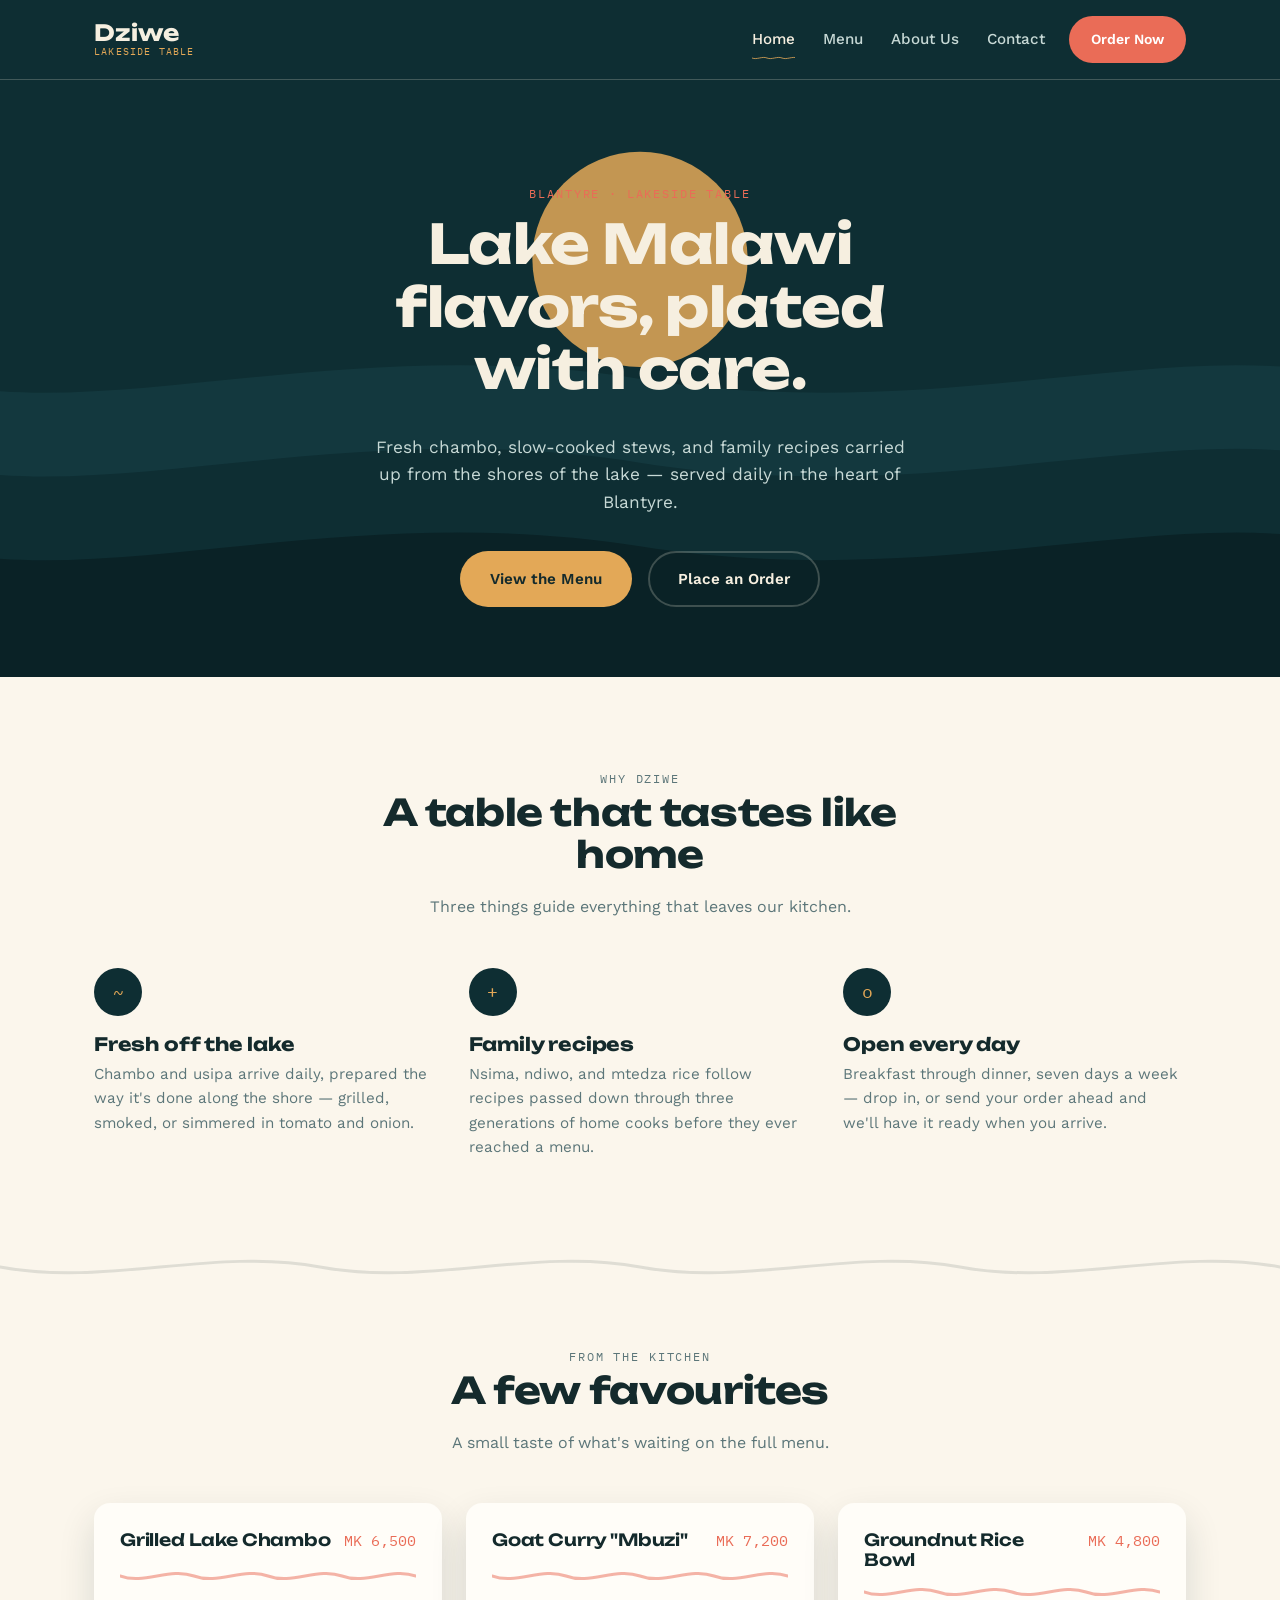
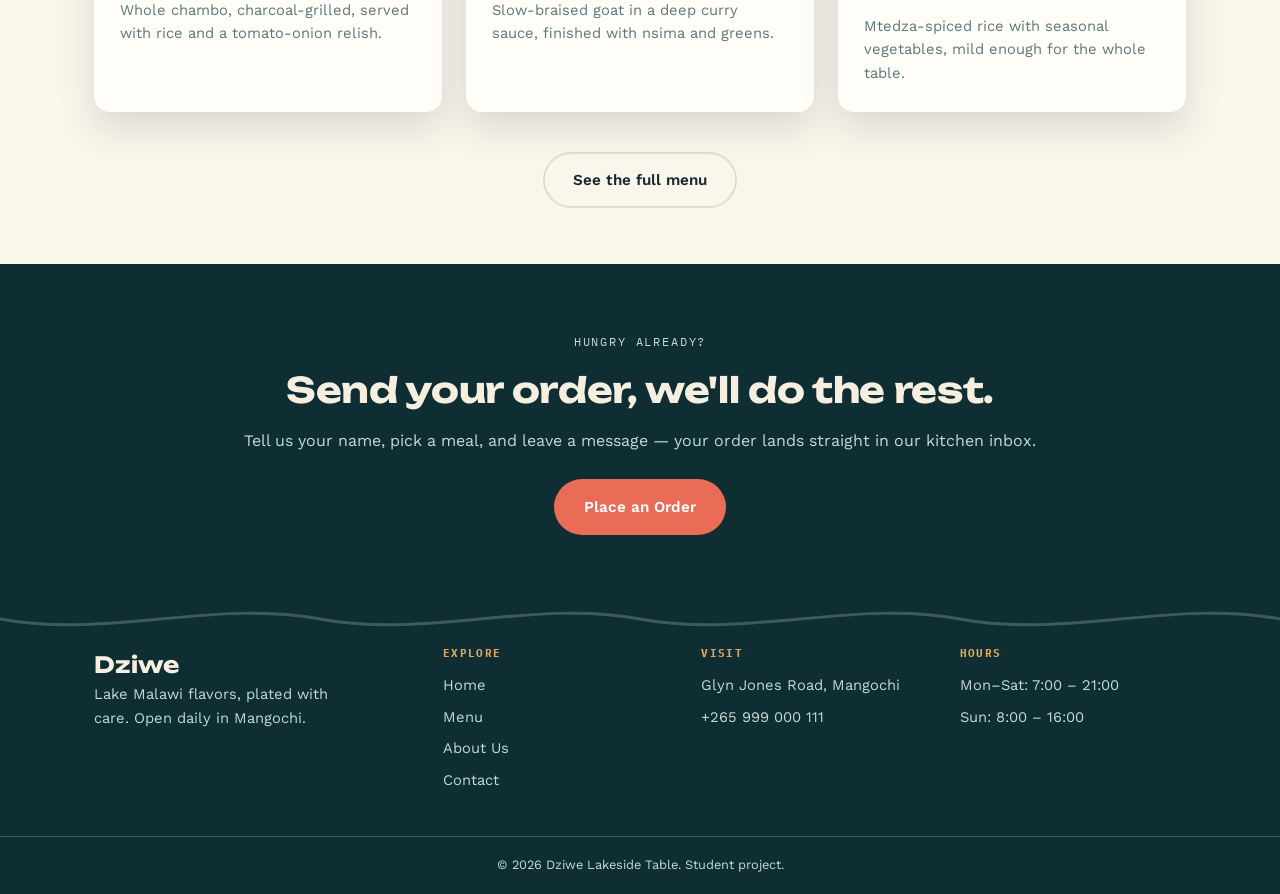
<file: index.html>
<!DOCTYPE html>
<html lang="en">
<head>
  <meta charset="UTF-8">
  <meta name="viewport" content="width=device-width, initial-scale=1.0">
  <title>Dziwe — Lakeside Table, Mangochi</title>
  <meta name="description" content="Dziwe is a lakeside-inspired restaurant in Blantyre serving fresh chambo, family recipes, and warm hospitality for breakfast, lunch, and dinner.">

  <link rel="preconnect" href="https://fonts.googleapis.com">
  <link rel="preconnect" href="https://fonts.gstatic.com" crossorigin>
  <link href="https://fonts.googleapis.com/css2?family=Unbounded:wght@500;700;800&family=Work+Sans:wght@400;500;600&family=IBM+Plex+Mono:wght@400;500&display=swap" rel="stylesheet">
  <link rel="stylesheet" href="css/style.css">
</head>
<body>

  <header class="site-header">
    <div class="nav-inner">
      <a href="index.html" class="logo">
        <span class="logo-mark">Dziwe</span>
        <span class="logo-sub">Lakeside Table</span>
      </a>
      <nav class="main-nav" id="main-nav">
        <a href="index.html" class="nav-link active">Home</a>
        <a href="menu.html" class="nav-link">Menu</a>
        <a href="about.html" class="nav-link">About Us</a>
        <a href="contact.html" class="nav-link">Contact</a>
      </nav>
      <a href="menu.html#order" class="btn btn-coral nav-cta">Order Now</a>
      <button class="nav-toggle" id="navToggle" aria-label="Toggle menu" aria-expanded="false">
        <span></span><span></span><span></span>
      </button>
    </div>
  </header>

  <section class="hero">
    <svg class="hero-waves" viewBox="0 0 1200 500" preserveAspectRatio="xMidYMax slice" aria-hidden="true">
      <circle cx="600" cy="150" r="90" fill="#E3A857" opacity="0.85"></circle>
      <path d="M0,250 C150,290 350,210 600,250 C850,290 1050,210 1200,250 L1200,500 L0,500 Z" fill="#143A40" opacity="0.9"></path>
      <path d="M0,320 C150,360 350,280 600,320 C850,360 1050,280 1200,320 L1200,500 L0,500 Z" fill="#0E2E33" opacity="0.95"></path>
      <path d="M0,390 C150,430 350,350 600,390 C850,430 1050,350 1200,390 L1200,500 L0,500 Z" fill="#0a2226"></path>
    </svg>
    <div class="hero-content">
      <p class="eyebrow">Blantyre · Lakeside Table</p>
      <h1>Lake Malawi flavors, plated with care.</h1>
      <p class="hero-text">Fresh chambo, slow-cooked stews, and family recipes carried up from the shores of the lake — served daily in the heart of Blantyre.</p>
      <div class="hero-actions">
        <a href="menu.html" class="btn btn-gold">View the Menu</a>
        <a href="menu.html#order" class="btn btn-outline-light">Place an Order</a>
      </div>
    </div>
  </section>

  <section class="section">
    <div class="container">
      <div class="section-head">
        <p class="eyebrow">Why Dziwe</p>
        <h2>A table that tastes like home</h2>
        <p>Three things guide everything that leaves our kitchen.</p>
      </div>
      <div class="features">
        <div class="feature">
          <span class="feature-icon">~</span>
          <h3>Fresh off the lake</h3>
          <p>Chambo and usipa arrive daily, prepared the way it's done along the shore — grilled, smoked, or simmered in tomato and onion.</p>
        </div>
        <div class="feature">
          <span class="feature-icon">+</span>
          <h3>Family recipes</h3>
          <p>Nsima, ndiwo, and mtedza rice follow recipes passed down through three generations of home cooks before they ever reached a menu.</p>
        </div>
        <div class="feature">
          <span class="feature-icon">o</span>
          <h3>Open every day</h3>
          <p>Breakfast through dinner, seven days a week — drop in, or send your order ahead and we'll have it ready when you arrive.</p>
        </div>
      </div>
    </div>
  </section>

  <svg class="wave-divider wave-divider--dark" viewBox="0 0 1200 40" preserveAspectRatio="none" aria-hidden="true">
    <path d="M0,20 C100,40 200,0 300,20 C400,40 500,0 600,20 C700,40 800,0 900,20 C1000,40 1100,0 1200,20"></path>
  </svg>

  <section class="section section--tight" style="background:var(--bg-light)">
    <div class="container">
      <div class="section-head">
        <p class="eyebrow">From the kitchen</p>
        <h2>A few favourites</h2>
        <p>A small taste of what's waiting on the full menu.</p>
      </div>
      <div class="dish-grid">
        <div class="dish-card">
          <div class="dish-top">
            <h3 class="dish-name">Grilled Lake Chambo</h3>
            <span class="dish-price">MK 6,500</span>
          </div>
          <svg class="wave-divider" viewBox="0 0 300 18" preserveAspectRatio="none" aria-hidden="true"><path d="M0,9 C25,18 50,0 75,9 C100,18 125,0 150,9 C175,18 200,0 225,9 C250,18 275,0 300,9" stroke="#EA6C57" fill="none" stroke-width="2"></path></svg>
          <p class="dish-desc">Whole chambo, charcoal-grilled, served with rice and a tomato-onion relish.</p>
        </div>
        <div class="dish-card">
          <div class="dish-top">
            <h3 class="dish-name">Goat Curry "Mbuzi"</h3>
            <span class="dish-price">MK 7,200</span>
          </div>
          <svg class="wave-divider" viewBox="0 0 300 18" preserveAspectRatio="none" aria-hidden="true"><path d="M0,9 C25,18 50,0 75,9 C100,18 125,0 150,9 C175,18 200,0 225,9 C250,18 275,0 300,9" stroke="#EA6C57" fill="none" stroke-width="2"></path></svg>
          <p class="dish-desc">Slow-braised goat in a deep curry sauce, finished with nsima and greens.</p>
        </div>
        <div class="dish-card">
          <div class="dish-top">
            <h3 class="dish-name">Groundnut Rice Bowl</h3>
            <span class="dish-price">MK 4,800</span>
          </div>
          <svg class="wave-divider" viewBox="0 0 300 18" preserveAspectRatio="none" aria-hidden="true"><path d="M0,9 C25,18 50,0 75,9 C100,18 125,0 150,9 C175,18 200,0 225,9 C250,18 275,0 300,9" stroke="#EA6C57" fill="none" stroke-width="2"></path></svg>
          <p class="dish-desc">Mtedza-spiced rice with seasonal vegetables, mild enough for the whole table.</p>
        </div>
      </div>
      <div style="text-align:center; margin-top:40px;">
        <a href="menu.html" class="btn btn-outline-dark">See the full menu</a>
      </div>
    </div>
  </section>

  <section class="cta-banner">
    <div class="container">
      <p class="eyebrow">Hungry already?</p>
      <h2>Send your order, we'll do the rest.</h2>
      <p>Tell us your name, pick a meal, and leave a message — your order lands straight in our kitchen inbox.</p>
      <a href="menu.html#order" class="btn btn-coral">Place an Order</a>
    </div>
  </section>

  <footer class="site-footer">
    <svg class="wave-divider wave-divider--light" viewBox="0 0 1200 40" preserveAspectRatio="none" aria-hidden="true">
      <path d="M0,20 C100,40 200,0 300,20 C400,40 500,0 600,20 C700,40 800,0 900,20 C1000,40 1100,0 1200,20"></path>
    </svg>
    <div class="footer-inner">
      <div class="footer-brand">
        <span class="logo-mark">Dziwe</span>
        <p>Lake Malawi flavors, plated with care. Open daily in Mangochi.</p>
      </div>
      <div class="footer-col">
        <h4>Explore</h4>
        <a href="index.html">Home</a>
        <a href="menu.html">Menu</a>
        <a href="about.html">About Us</a>
        <a href="contact.html">Contact</a>
      </div>
      <div class="footer-col">
        <h4>Visit</h4>
        <p>Glyn Jones Road, Mangochi</p>
        <p>+265 999 000 111</p>
      </div>
      <div class="footer-col">
        <h4>Hours</h4>
        <p>Mon–Sat: 7:00 – 21:00</p>
        <p>Sun: 8:00 – 16:00</p>
      </div>
    </div>
    <div class="footer-bottom">© 2026 Dziwe Lakeside Table. Student project.</div>
  </footer>

  <script src="js/script.js"></script>
</body>
</html>
</file>
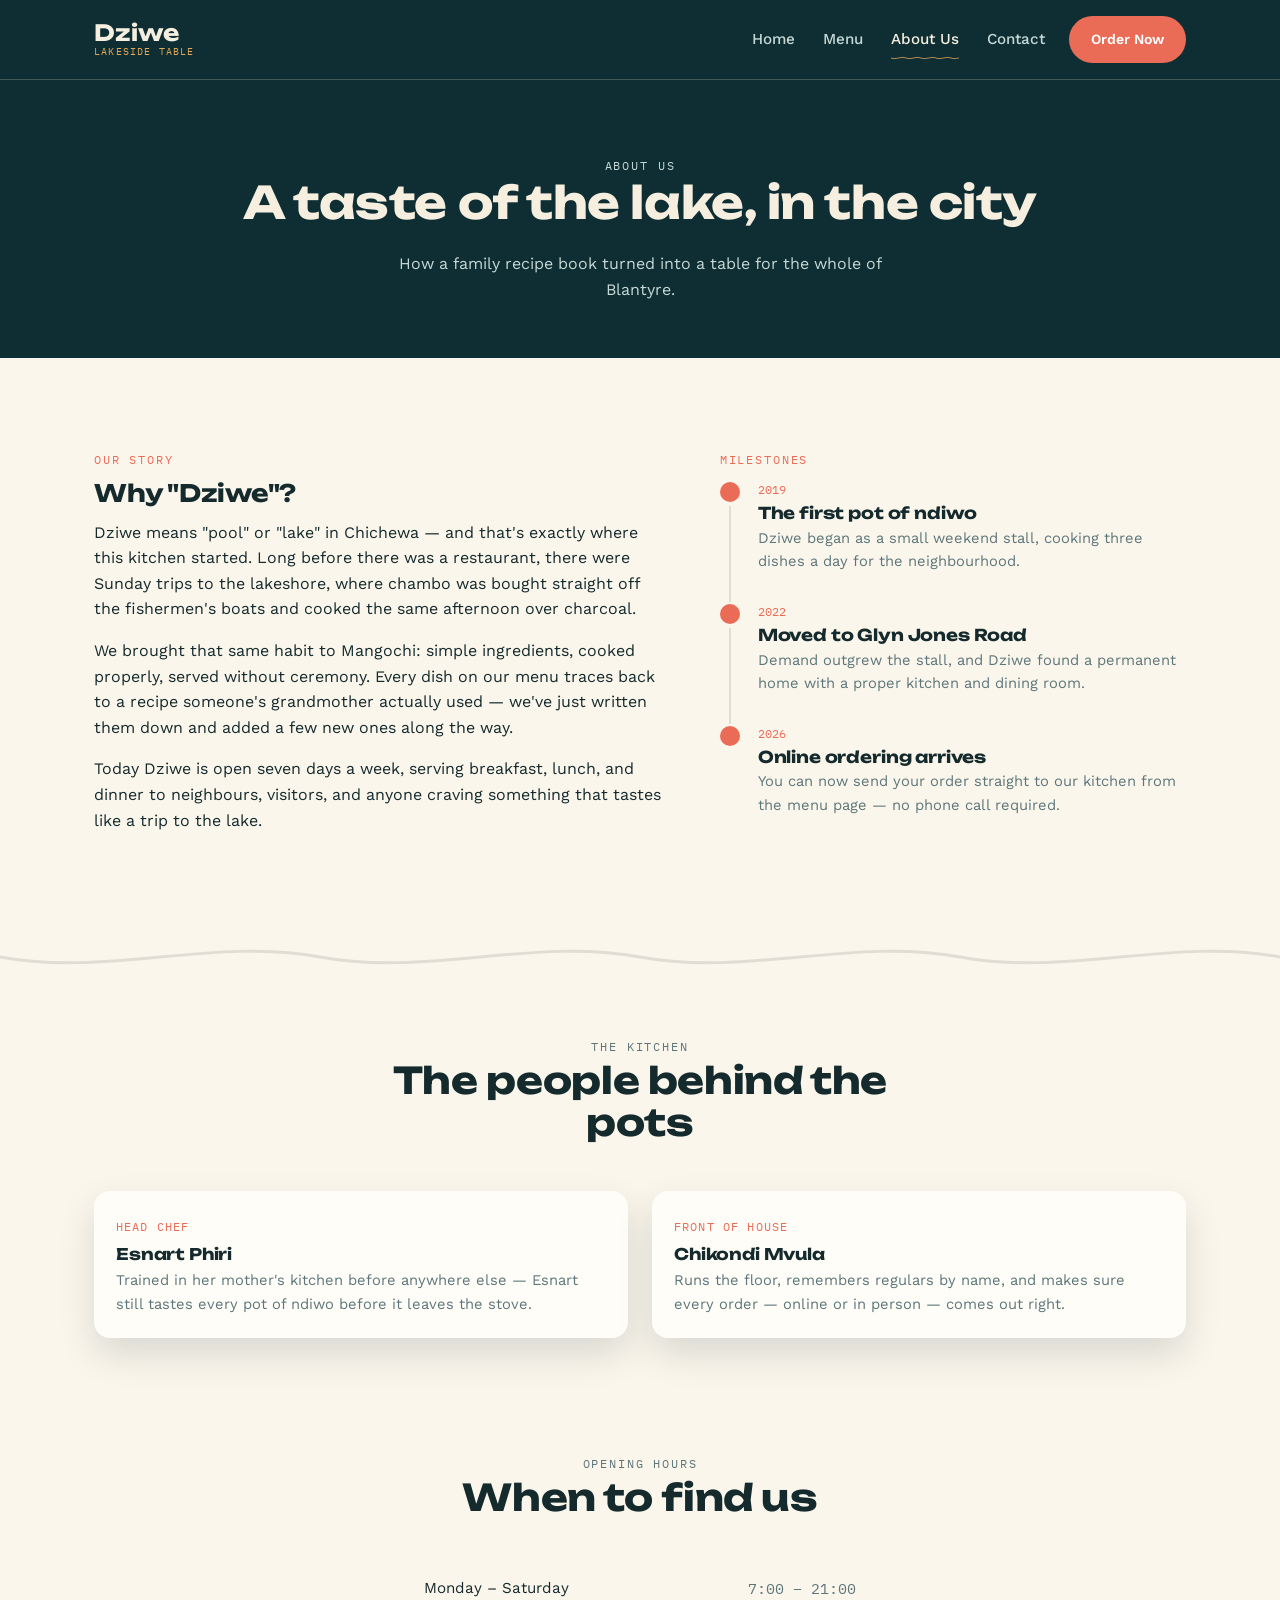
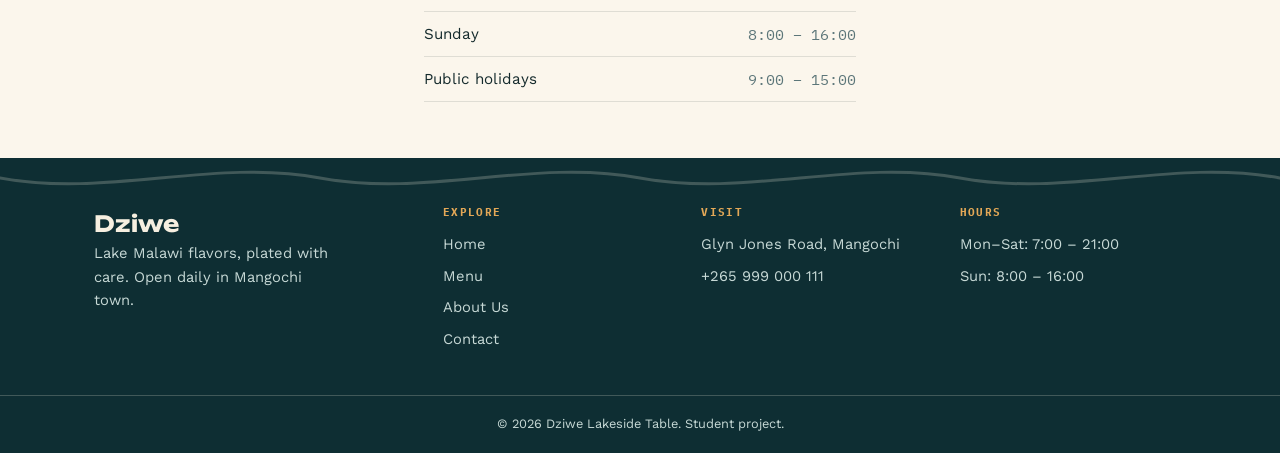
<file: about.html>
<!DOCTYPE html>
<html lang="en">
<head>
  <meta charset="UTF-8">
  <meta name="viewport" content="width=device-width, initial-scale=1.0">
  <title>About Us — Dziwe Lakeside Table</title>
  <meta name="description" content="The story behind Dziwe, our kitchen team, and our opening hours in Mangochi.">

  <link rel="preconnect" href="https://fonts.googleapis.com">
  <link rel="preconnect" href="https://fonts.gstatic.com" crossorigin>
  <link href="https://fonts.googleapis.com/css2?family=Unbounded:wght@500;700;800&family=Work+Sans:wght@400;500;600&family=IBM+Plex+Mono:wght@400;500&display=swap" rel="stylesheet">
  <link rel="stylesheet" href="css/style.css">
</head>
<body>

  <header class="site-header">
    <div class="nav-inner">
      <a href="index.html" class="logo">
        <span class="logo-mark">Dziwe</span>
        <span class="logo-sub">Lakeside Table</span>
      </a>
      <nav class="main-nav" id="main-nav">
        <a href="index.html" class="nav-link">Home</a>
        <a href="menu.html" class="nav-link">Menu</a>
        <a href="about.html" class="nav-link active">About Us</a>
        <a href="contact.html" class="nav-link">Contact</a>
      </nav>
      <a href="menu.html#order" class="btn btn-coral nav-cta">Order Now</a>
      <button class="nav-toggle" id="navToggle" aria-label="Toggle menu" aria-expanded="false">
        <span></span><span></span><span></span>
      </button>
    </div>
  </header>

  <section class="page-hero">
    <p class="eyebrow">About Us</p>
    <h1>A taste of the lake, in the city</h1>
    <p>How a family recipe book turned into a table for the whole of Blantyre.</p>
  </section>

  <section class="section">
    <div class="container story-grid">
      <div>
        <p class="eyebrow">Our story</p>
        <h2>Why "Dziwe"?</h2>
        <p>Dziwe means "pool" or "lake" in Chichewa — and that's exactly where this kitchen started. Long before there was a restaurant, there were Sunday trips to the lakeshore, where chambo was bought straight off the fishermen's boats and cooked the same afternoon over charcoal.</p>
        <p>We brought that same habit to Mangochi: simple ingredients, cooked properly, served without ceremony. Every dish on our menu traces back to a recipe someone's grandmother actually used — we've just written them down and added a few new ones along the way.</p>
        <p>Today Dziwe is open seven days a week, serving breakfast, lunch, and dinner to neighbours, visitors, and anyone craving something that tastes like a trip to the lake.</p>
      </div>
      <div>
        <p class="eyebrow">Milestones</p>
        <ul class="milestones">
          <li>
            <span class="milestone-dot"></span>
            <div class="milestone-text">
              <span class="milestone-year">2019</span>
              <h4>The first pot of ndiwo</h4>
              <p>Dziwe began as a small weekend stall, cooking three dishes a day for the neighbourhood.</p>
            </div>
          </li>
          <li>
            <span class="milestone-dot"></span>
            <div class="milestone-text">
              <span class="milestone-year">2022</span>
              <h4>Moved to Glyn Jones Road</h4>
              <p>Demand outgrew the stall, and Dziwe found a permanent home with a proper kitchen and dining room.</p>
            </div>
          </li>
          <li>
            <span class="milestone-dot"></span>
            <div class="milestone-text">
              <span class="milestone-year">2026</span>
              <h4>Online ordering arrives</h4>
              <p>You can now send your order straight to our kitchen from the menu page — no phone call required.</p>
            </div>
          </li>
        </ul>
      </div>
    </div>
  </section>

  <svg class="wave-divider wave-divider--dark" viewBox="0 0 1200 40" preserveAspectRatio="none" aria-hidden="true">
    <path d="M0,20 C100,40 200,0 300,20 C400,40 500,0 600,20 C700,40 800,0 900,20 C1000,40 1100,0 1200,20"></path>
  </svg>

  <section class="section section--tight" style="background:var(--bg-light)">
    <div class="container">
      <div class="section-head">
        <p class="eyebrow">The kitchen</p>
        <h2>The people behind the pots</h2>
      </div>
      <div class="team-grid">
        <div class="team-card">
          <span class="team-role">Head Chef</span>
          <h4>Esnart Phiri</h4>
          <p>Trained in her mother's kitchen before anywhere else — Esnart still tastes every pot of ndiwo before it leaves the stove.</p>
        </div>
        <div class="team-card">
          <span class="team-role">Front of House</span>
          <h4>Chikondi Mvula</h4>
          <p>Runs the floor, remembers regulars by name, and makes sure every order — online or in person — comes out right.</p>
        </div>
      </div>
    </div>
  </section>

  <section class="section section--tight">
    <div class="container" style="max-width:480px">
      <div class="section-head">
        <p class="eyebrow">Opening hours</p>
        <h2>When to find us</h2>
      </div>
      <table class="hours-table">
        <tr><td>Monday – Saturday</td><td>7:00 – 21:00</td></tr>
        <tr><td>Sunday</td><td>8:00 – 16:00</td></tr>
        <tr><td>Public holidays</td><td>9:00 – 15:00</td></tr>
      </table>
    </div>
  </section>

  <footer class="site-footer">
    <svg class="wave-divider wave-divider--light" viewBox="0 0 1200 40" preserveAspectRatio="none" aria-hidden="true">
      <path d="M0,20 C100,40 200,0 300,20 C400,40 500,0 600,20 C700,40 800,0 900,20 C1000,40 1100,0 1200,20"></path>
    </svg>
    <div class="footer-inner">
      <div class="footer-brand">
        <span class="logo-mark">Dziwe</span>
        <p>Lake Malawi flavors, plated with care. Open daily in Mangochi town.</p>
      </div>
      <div class="footer-col">
        <h4>Explore</h4>
        <a href="index.html">Home</a>
        <a href="menu.html">Menu</a>
        <a href="about.html">About Us</a>
        <a href="contact.html">Contact</a>
      </div>
      <div class="footer-col">
        <h4>Visit</h4>
        <p>Glyn Jones Road, Mangochi</p>
        <p>+265 999 000 111</p>
      </div>
      <div class="footer-col">
        <h4>Hours</h4>
        <p>Mon–Sat: 7:00 – 21:00</p>
        <p>Sun: 8:00 – 16:00</p>
      </div>
    </div>
    <div class="footer-bottom">© 2026 Dziwe Lakeside Table. Student project.</div>
  </footer>

  <script src="js/script.js"></script>
</body>
</html>
</file>
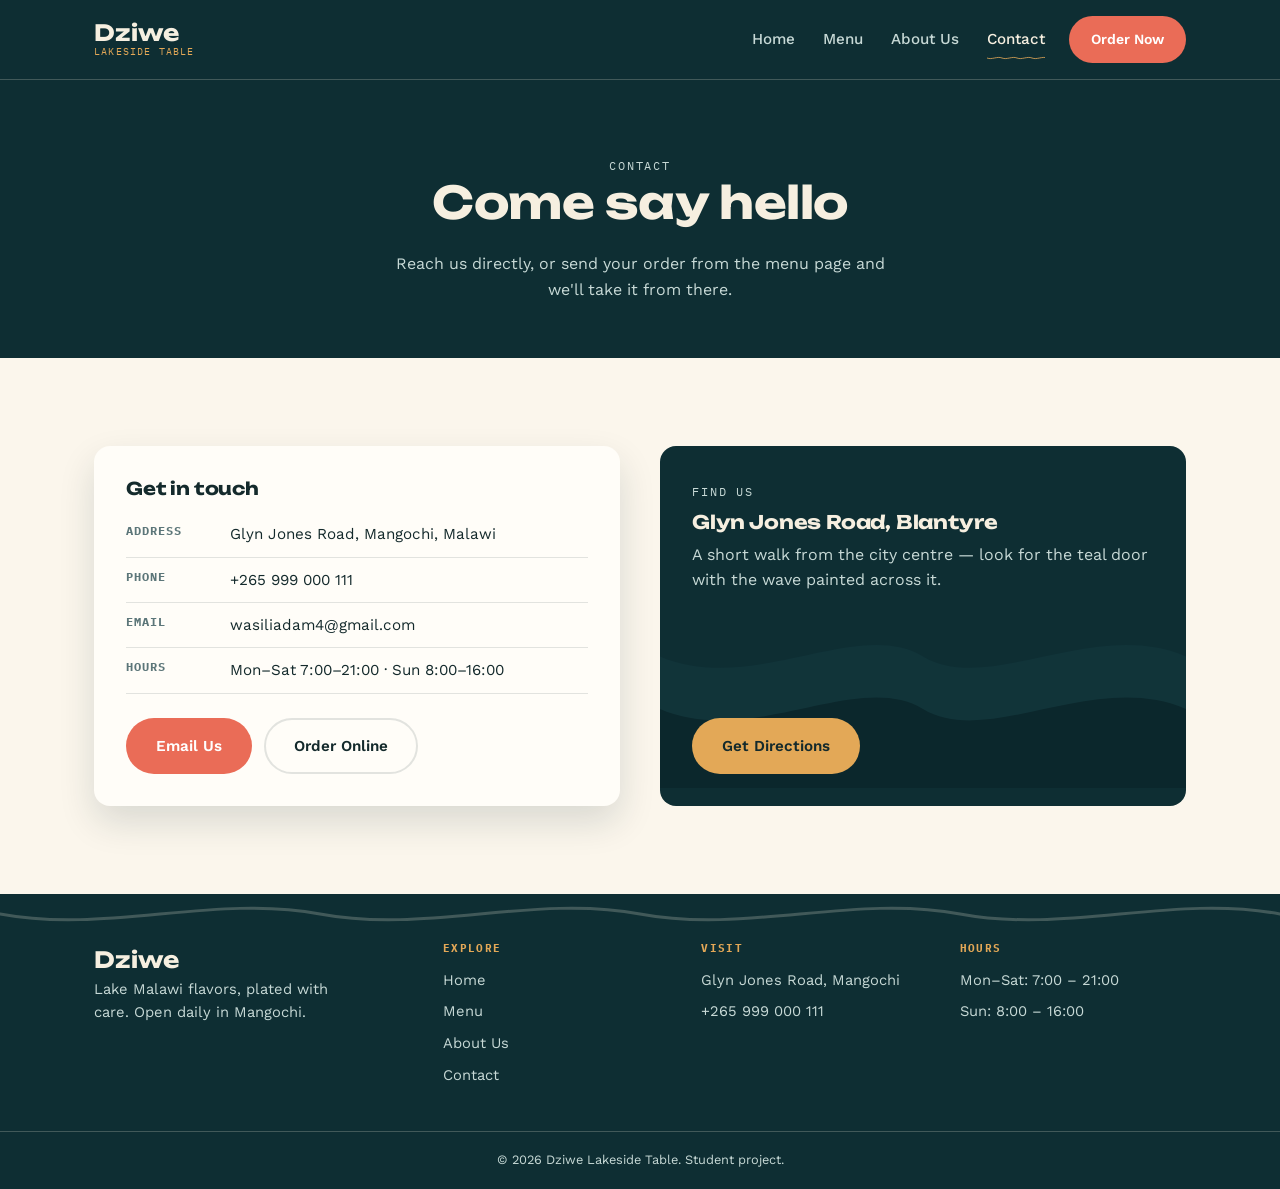
<file: contact.html>
<!DOCTYPE html>
<html lang="en">
<head>
  <meta charset="UTF-8">
  <meta name="viewport" content="width=device-width, initial-scale=1.0">
  <title>Contact — Dziwe Lakeside Table</title>
  <meta name="description" content="Find Dziwe in Blantyre, or reach us by phone and email.">

  <link rel="preconnect" href="https://fonts.googleapis.com">
  <link rel="preconnect" href="https://fonts.gstatic.com" crossorigin>
  <link href="https://fonts.googleapis.com/css2?family=Unbounded:wght@500;700;800&family=Work+Sans:wght@400;500;600&family=IBM+Plex+Mono:wght@400;500&display=swap" rel="stylesheet">
  <link rel="stylesheet" href="css/style.css">
</head>
<body>

  <header class="site-header">
    <div class="nav-inner">
      <a href="index.html" class="logo">
        <span class="logo-mark">Dziwe</span>
        <span class="logo-sub">Lakeside Table</span>
      </a>
      <nav class="main-nav" id="main-nav">
        <a href="index.html" class="nav-link">Home</a>
        <a href="menu.html" class="nav-link">Menu</a>
        <a href="about.html" class="nav-link">About Us</a>
        <a href="contact.html" class="nav-link active">Contact</a>
      </nav>
      <a href="menu.html#order" class="btn btn-coral nav-cta">Order Now</a>
      <button class="nav-toggle" id="navToggle" aria-label="Toggle menu" aria-expanded="false">
        <span></span><span></span><span></span>
      </button>
    </div>
  </header>

  <section class="page-hero">
    <p class="eyebrow">Contact</p>
    <h1>Come say hello</h1>
    <p>Reach us directly, or send your order from the menu page and we'll take it from there.</p>
  </section>

  <section class="section">
    <div class="container contact-grid">
      <div class="contact-card">
        <h3>Get in touch</h3>
        <div class="contact-row"><strong>Address</strong><span>Glyn Jones Road, Mangochi, Malawi</span></div>
        <div class="contact-row"><strong>Phone</strong><span>+265 999 000 111</span></div>
        <div class="contact-row"><strong>Email</strong><span>wasiliadam4@gmail.com</span></div>
        <div class="contact-row"><strong>Hours</strong><span>Mon–Sat 7:00–21:00 · Sun 8:00–16:00</span></div>
        <div style="margin-top:24px; display:flex; gap:12px; flex-wrap:wrap;">
          <a href="mailto:malume200zes@gmail.com" class="btn btn-coral">Email Us</a>
          <a href="menu.html#order" class="btn btn-outline-dark">Order Online</a>
        </div>
      </div>

      <div class="map-card">
        <svg viewBox="0 0 400 260" preserveAspectRatio="xMidYMax slice" aria-hidden="true">
          <path d="M0,160 C70,190 150,130 200,160 C250,190 330,130 400,160 L400,260 L0,260 Z" fill="#143A40"></path>
          <path d="M0,200 C70,230 150,170 200,200 C250,230 330,170 400,200 L400,260 L0,260 Z" fill="#0a2226"></path>
        </svg>
        <div class="map-card-content">
          <p class="eyebrow">Find us</p>
          <h3>Glyn Jones Road, Blantyre</h3>
          <p>A short walk from the city centre — look for the teal door with the wave painted across it.</p>
        </div>
        <div class="map-card-content">
          <a href="https://www.google.com/maps/search/?api=1&query=Glyn+Jones+Road+Blantyre+Malawi" class="btn btn-gold" target="_blank" rel="noopener">Get Directions</a>
        </div>
      </div>
    </div>
  </section>

  <footer class="site-footer">
    <svg class="wave-divider wave-divider--light" viewBox="0 0 1200 40" preserveAspectRatio="none" aria-hidden="true">
      <path d="M0,20 C100,40 200,0 300,20 C400,40 500,0 600,20 C700,40 800,0 900,20 C1000,40 1100,0 1200,20"></path>
    </svg>
    <div class="footer-inner">
      <div class="footer-brand">
        <span class="logo-mark">Dziwe</span>
        <p>Lake Malawi flavors, plated with care. Open daily in Mangochi.</p>
      </div>
      <div class="footer-col">
        <h4>Explore</h4>
        <a href="index.html">Home</a>
        <a href="menu.html">Menu</a>
        <a href="about.html">About Us</a>
        <a href="contact.html">Contact</a>
      </div>
      <div class="footer-col">
        <h4>Visit</h4>
        <p>Glyn Jones Road, Mangochi</p>
        <p>+265 999 000 111</p>
      </div>
      <div class="footer-col">
        <h4>Hours</h4>
        <p>Mon–Sat: 7:00 – 21:00</p>
        <p>Sun: 8:00 – 16:00</p>
      </div>
    </div>
    <div class="footer-bottom">© 2026 Dziwe Lakeside Table. Student project.</div>
  </footer>

  <script src="js/script.js"></script>
</body>
</html>
</file>
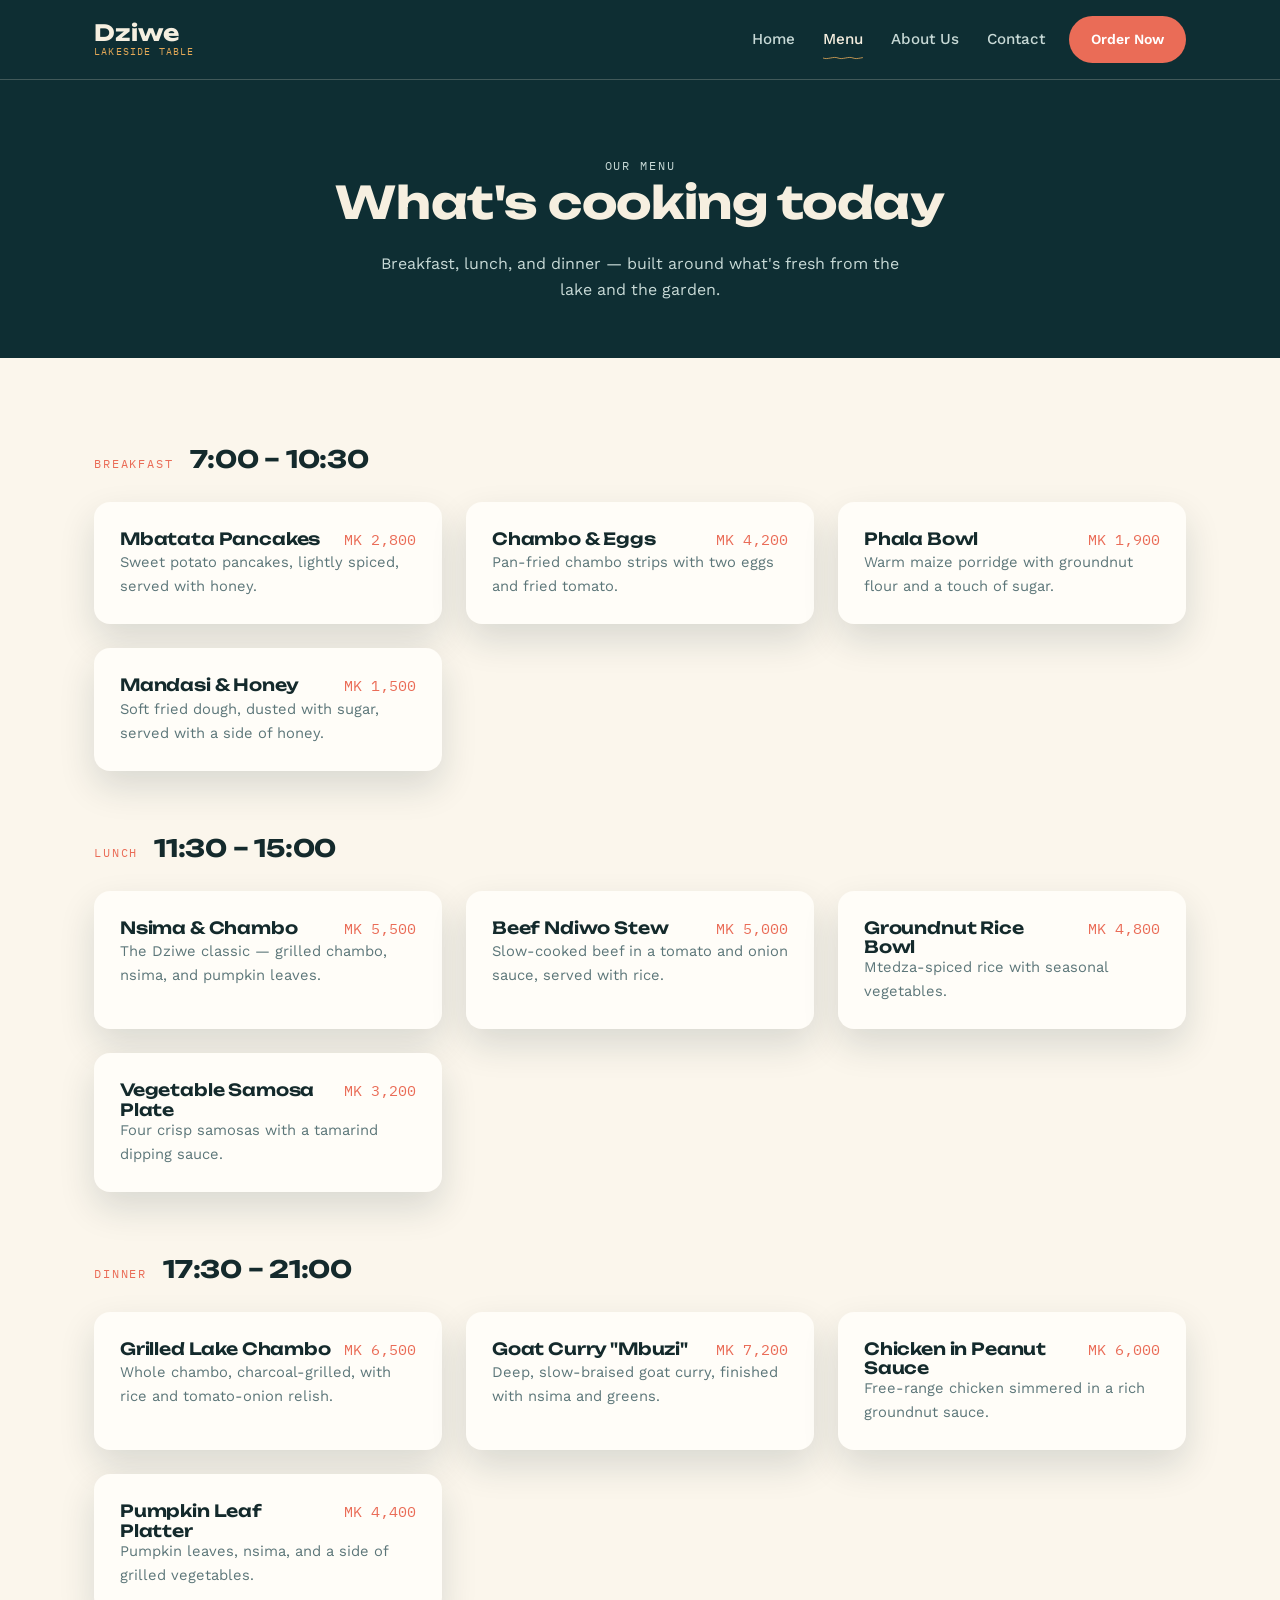
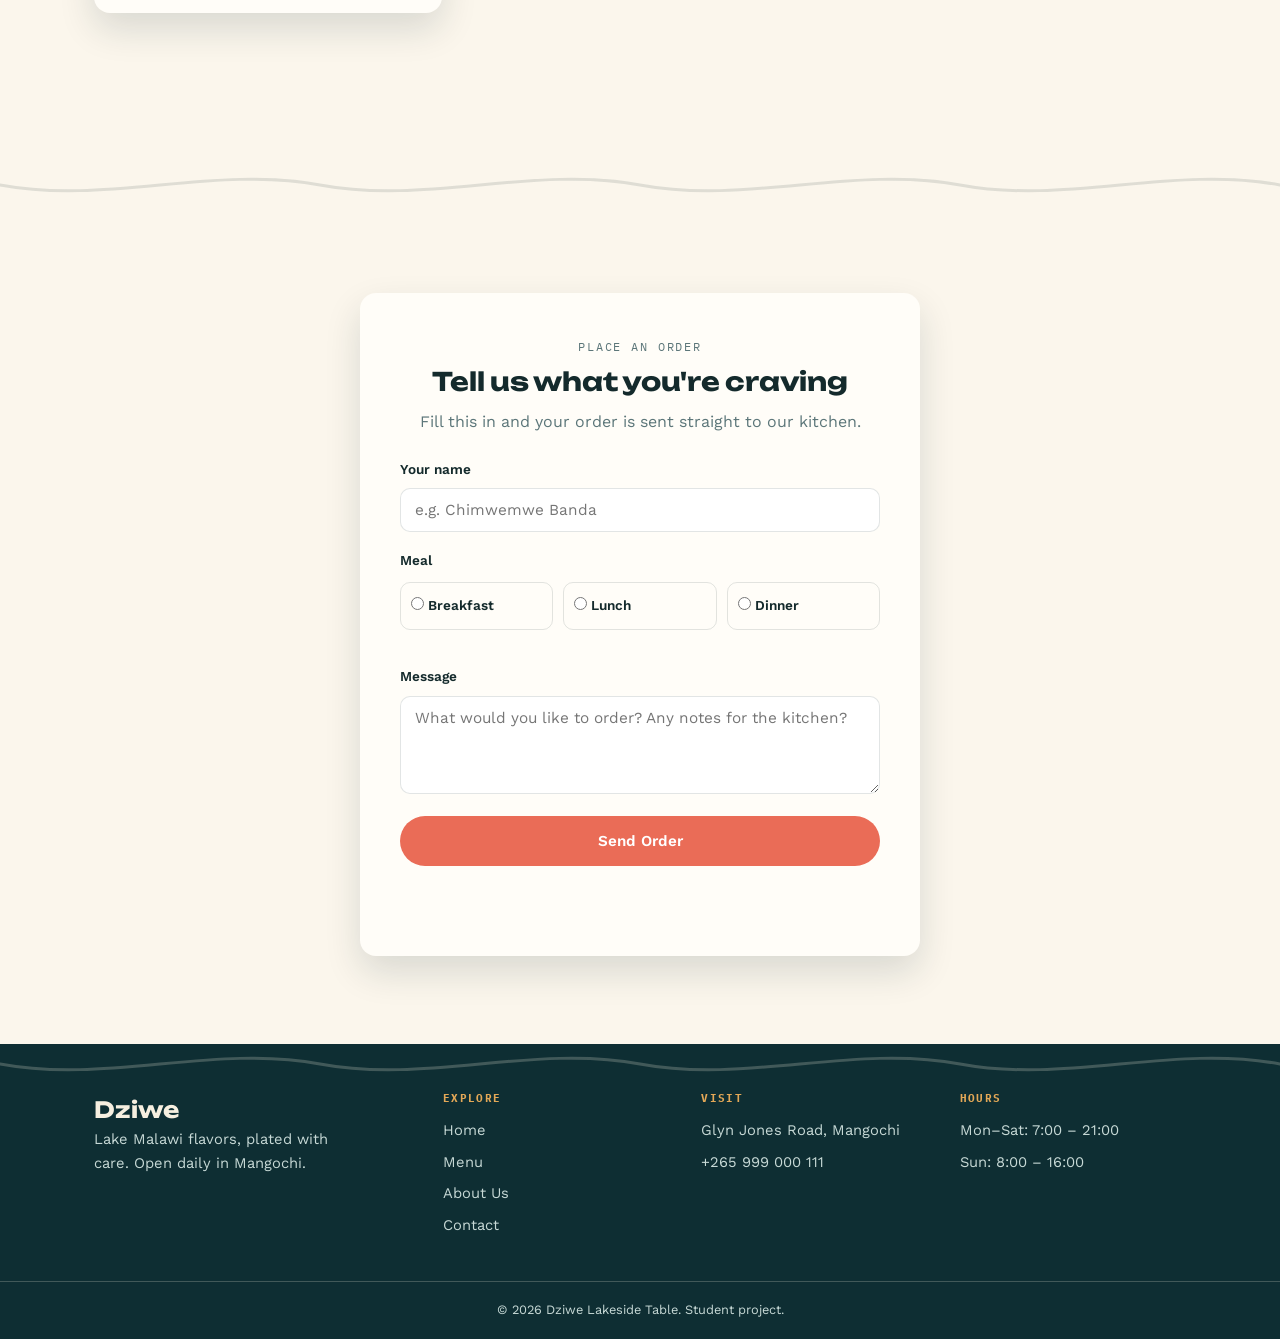
<file: menu.html>
<!DOCTYPE html>
<html lang="en">
<head>
  <meta charset="UTF-8">
  <meta name="viewport" content="width=device-width, initial-scale=1.0">
  <title>Menu — Dziwe Lakeside Table</title>
  <meta name="description" content="Breakfast, lunch, and dinner at Dziwe — plus an online order form delivered straight to the kitchen.">

  <link rel="preconnect" href="https://fonts.googleapis.com">
  <link rel="preconnect" href="https://fonts.gstatic.com" crossorigin>
  <link href="https://fonts.googleapis.com/css2?family=Unbounded:wght@500;700;800&family=Work+Sans:wght@400;500;600&family=IBM+Plex+Mono:wght@400;500&display=swap" rel="stylesheet">
  <link rel="stylesheet" href="css/style.css">
</head>
<body>

  <header class="site-header">
    <div class="nav-inner">
      <a href="index.html" class="logo">
        <span class="logo-mark">Dziwe</span>
        <span class="logo-sub">Lakeside Table</span>
      </a>
      <nav class="main-nav" id="main-nav">
        <a href="index.html" class="nav-link">Home</a>
        <a href="menu.html" class="nav-link active">Menu</a>
        <a href="about.html" class="nav-link">About Us</a>
        <a href="contact.html" class="nav-link">Contact</a>
      </nav>
      <a href="menu.html#order" class="btn btn-coral nav-cta">Order Now</a>
      <button class="nav-toggle" id="navToggle" aria-label="Toggle menu" aria-expanded="false">
        <span></span><span></span><span></span>
      </button>
    </div>
  </header>

  <section class="page-hero">
    <p class="eyebrow">Our Menu</p>
    <h1>What's cooking today</h1>
    <p>Breakfast, lunch, and dinner — built around what's fresh from the lake and the garden.</p>
  </section>

  <section class="section">
    <div class="container">

      <div class="menu-category" id="breakfast">
        <div class="menu-category-head">
          <p class="eyebrow" style="margin:0">Breakfast</p>
          <h2>7:00 – 10:30</h2>
        </div>
        <div class="dish-grid">
          <div class="dish-card">
            <div class="dish-top"><h3 class="dish-name">Mbatata Pancakes</h3><span class="dish-price">MK 2,800</span></div>
            <p class="dish-desc">Sweet potato pancakes, lightly spiced, served with honey.</p>
          </div>
          <div class="dish-card">
            <div class="dish-top"><h3 class="dish-name">Chambo &amp; Eggs</h3><span class="dish-price">MK 4,200</span></div>
            <p class="dish-desc">Pan-fried chambo strips with two eggs and fried tomato.</p>
          </div>
          <div class="dish-card">
            <div class="dish-top"><h3 class="dish-name">Phala Bowl</h3><span class="dish-price">MK 1,900</span></div>
            <p class="dish-desc">Warm maize porridge with groundnut flour and a touch of sugar.</p>
          </div>
          <div class="dish-card">
            <div class="dish-top"><h3 class="dish-name">Mandasi &amp; Honey</h3><span class="dish-price">MK 1,500</span></div>
            <p class="dish-desc">Soft fried dough, dusted with sugar, served with a side of honey.</p>
          </div>
        </div>
      </div>

      <div class="menu-category" id="lunch">
        <div class="menu-category-head">
          <p class="eyebrow" style="margin:0">Lunch</p>
          <h2>11:30 – 15:00</h2>
        </div>
        <div class="dish-grid">
          <div class="dish-card">
            <div class="dish-top"><h3 class="dish-name">Nsima &amp; Chambo</h3><span class="dish-price">MK 5,500</span></div>
            <p class="dish-desc">The Dziwe classic — grilled chambo, nsima, and pumpkin leaves.</p>
          </div>
          <div class="dish-card">
            <div class="dish-top"><h3 class="dish-name">Beef Ndiwo Stew</h3><span class="dish-price">MK 5,000</span></div>
            <p class="dish-desc">Slow-cooked beef in a tomato and onion sauce, served with rice.</p>
          </div>
          <div class="dish-card">
            <div class="dish-top"><h3 class="dish-name">Groundnut Rice Bowl</h3><span class="dish-price">MK 4,800</span></div>
            <p class="dish-desc">Mtedza-spiced rice with seasonal vegetables.</p>
          </div>
          <div class="dish-card">
            <div class="dish-top"><h3 class="dish-name">Vegetable Samosa Plate</h3><span class="dish-price">MK 3,200</span></div>
            <p class="dish-desc">Four crisp samosas with a tamarind dipping sauce.</p>
          </div>
        </div>
      </div>

      <div class="menu-category" id="dinner">
        <div class="menu-category-head">
          <p class="eyebrow" style="margin:0">Dinner</p>
          <h2>17:30 – 21:00</h2>
        </div>
        <div class="dish-grid">
          <div class="dish-card">
            <div class="dish-top"><h3 class="dish-name">Grilled Lake Chambo</h3><span class="dish-price">MK 6,500</span></div>
            <p class="dish-desc">Whole chambo, charcoal-grilled, with rice and tomato-onion relish.</p>
          </div>
          <div class="dish-card">
            <div class="dish-top"><h3 class="dish-name">Goat Curry "Mbuzi"</h3><span class="dish-price">MK 7,200</span></div>
            <p class="dish-desc">Deep, slow-braised goat curry, finished with nsima and greens.</p>
          </div>
          <div class="dish-card">
            <div class="dish-top"><h3 class="dish-name">Chicken in Peanut Sauce</h3><span class="dish-price">MK 6,000</span></div>
            <p class="dish-desc">Free-range chicken simmered in a rich groundnut sauce.</p>
          </div>
          <div class="dish-card">
            <div class="dish-top"><h3 class="dish-name">Pumpkin Leaf Platter</h3><span class="dish-price">MK 4,400</span></div>
            <p class="dish-desc">Pumpkin leaves, nsima, and a side of grilled vegetables.</p>
          </div>
        </div>
      </div>

    </div>
  </section>

  <svg class="wave-divider wave-divider--dark" viewBox="0 0 1200 40" preserveAspectRatio="none" aria-hidden="true">
    <path d="M0,20 C100,40 200,0 300,20 C400,40 500,0 600,20 C700,40 800,0 900,20 C1000,40 1100,0 1200,20"></path>
  </svg>

  <section class="section order-section" id="order">
    <div class="container">
      <div class="order-card">
        <p class="eyebrow">Place an order</p>
        <h2>Tell us what you're craving</h2>
        <p>Fill this in and your order is sent straight to our kitchen.</p>

        <form id="orderForm" novalidate>
          <label for="name">Your name
            <input type="text" id="name" name="name" placeholder="e.g. Chimwemwe Banda" autocomplete="name">
          </label>

          <fieldset class="meal-choice">
            <legend>Meal</legend>
            <div class="meal-options">
              <label><input type="radio" name="meal" value="Breakfast"> Breakfast</label>
              <label><input type="radio" name="meal" value="Lunch"> Lunch</label>
              <label><input type="radio" name="meal" value="Dinner"> Dinner</label>
            </div>
          </fieldset>

          <label for="message">Message
            <textarea id="message" name="message" rows="4" placeholder="What would you like to order? Any notes for the kitchen?"></textarea>
          </label>

          <button type="submit" class="btn btn-coral" id="submitBtn">Send Order</button>
          <p class="form-status" id="formStatus" role="status" aria-live="polite"></p>
          <a href="#" id="fallbackMail" class="fallback-mail">Send this order from your own email app instead →</a>
        </form>
      </div>
    </div>
  </section>

  <footer class="site-footer">
    <svg class="wave-divider wave-divider--light" viewBox="0 0 1200 40" preserveAspectRatio="none" aria-hidden="true">
      <path d="M0,20 C100,40 200,0 300,20 C400,40 500,0 600,20 C700,40 800,0 900,20 C1000,40 1100,0 1200,20"></path>
    </svg>
    <div class="footer-inner">
      <div class="footer-brand">
        <span class="logo-mark">Dziwe</span>
        <p>Lake Malawi flavors, plated with care. Open daily in Mangochi.</p>
      </div>
      <div class="footer-col">
        <h4>Explore</h4>
        <a href="index.html">Home</a>
        <a href="menu.html">Menu</a>
        <a href="about.html">About Us</a>
        <a href="contact.html">Contact</a>
      </div>
      <div class="footer-col">
        <h4>Visit</h4>
        <p>Glyn Jones Road, Mangochi</p>
        <p>+265 999 000 111</p>
      </div>
      <div class="footer-col">
        <h4>Hours</h4>
        <p>Mon–Sat: 7:00 – 21:00</p>
        <p>Sun: 8:00 – 16:00</p>
      </div>
    </div>
    <div class="footer-bottom">© 2026 Dziwe Lakeside Table. Student project.</div>
  </footer>

  <script src="js/script.js"></script>
</body>
</html>
</file>
<file: css/style.css>
/* =========================================================
   Dziwe — Lakeside Table
   Design tokens: deep lake teal + sunset gold + coral accent
   Display type: Unbounded · Body: Work Sans · Utility: IBM Plex Mono
   Signature motif: the wave line — used in nav, dividers, cards
   ========================================================= */

:root {
  --bg-dark: #0e2e33;
  --bg-dark-2: #143a40;
  --bg-light: #fbf6ec;
  --card-bg: #fffdf8;
  --text-dark: #142a2c;
  --text-muted: #5c7679;
  --text-light: #f6efe0;
  --text-light-muted: #c7d9d6;
  --gold: #e3a857;
  --gold-dark: #c98a3a;
  --coral: #ea6c57;
  --coral-dark: #d3543f;
  --line: rgba(20, 42, 44, 0.12);
  --line-light: rgba(246, 239, 224, 0.22);
  --radius: 16px;
  --radius-sm: 10px;
  --shadow: 0 16px 36px rgba(14, 46, 51, 0.14);
  --display-font: "Unbounded", sans-serif;
  --body-font: "Work Sans", sans-serif;
  --mono-font: "IBM Plex Mono", monospace;
  --max-width: 1140px;
}

* { box-sizing: border-box; }

html { scroll-behavior: smooth; }

body {
  margin: 0;
  font-family: var(--body-font);
  color: var(--text-dark);
  background: var(--bg-light);
  line-height: 1.6;
}

img, svg { display: block; max-width: 100%; }

a { color: inherit; text-decoration: none; }

h1, h2, h3, h4 {
  font-family: var(--display-font);
  line-height: 1.15;
  margin: 0 0 0.5em;
  letter-spacing: -0.01em;
}

p { margin: 0 0 1em; }

.container {
  max-width: var(--max-width);
  margin: 0 auto;
  padding: 0 24px;
}

.eyebrow {
  font-family: var(--mono-font);
  font-size: 0.72rem;
  letter-spacing: 0.16em;
  text-transform: uppercase;
  color: var(--coral);
  margin-bottom: 0.9em;
  display: inline-block;
}

.section { padding: 88px 0; }
.section--tight { padding: 56px 0; }
.section--dark { background: var(--bg-dark); color: var(--text-light); }
.section--dark .eyebrow { color: var(--gold); }

/* ---------- Buttons ---------- */
.btn {
  font-family: var(--body-font);
  font-weight: 600;
  font-size: 0.95rem;
  display: inline-flex;
  align-items: center;
  gap: 8px;
  padding: 14px 28px;
  border-radius: 999px;
  border: 2px solid transparent;
  cursor: pointer;
  transition: transform 0.15s ease, box-shadow 0.15s ease, background 0.15s ease;
}
.btn:hover { transform: translateY(-2px); }
.btn:focus-visible { outline: 3px solid var(--gold); outline-offset: 3px; }

.btn-gold { background: var(--gold); color: var(--text-dark); }
.btn-gold:hover { background: var(--gold-dark); }

.btn-coral { background: var(--coral); color: #fff; }
.btn-coral:hover { background: var(--coral-dark); }

.btn-outline-light { background: transparent; color: var(--text-light); border-color: var(--line-light); }
.btn-outline-light:hover { background: rgba(246, 239, 224, 0.08); }

.btn-outline-dark { background: transparent; color: var(--text-dark); border-color: var(--line); }
.btn-outline-dark:hover { background: rgba(20, 42, 44, 0.05); }

.btn[disabled] { opacity: 0.6; cursor: not-allowed; transform: none; }

/* ---------- Header / Nav ---------- */
.site-header {
  position: sticky;
  top: 0;
  z-index: 50;
  background: var(--bg-dark);
  border-bottom: 1px solid var(--line-light);
}

.nav-inner {
  max-width: var(--max-width);
  margin: 0 auto;
  padding: 16px 24px;
  display: flex;
  align-items: center;
  gap: 24px;
}

.logo { display: flex; flex-direction: column; line-height: 1; margin-right: auto; }
.logo-mark {
  font-family: var(--display-font);
  font-weight: 700;
  font-size: 1.4rem;
  color: var(--text-light);
}
.logo-mark.dark { color: var(--text-dark); }
.logo-sub {
  font-family: var(--mono-font);
  font-size: 0.62rem;
  letter-spacing: 0.12em;
  text-transform: uppercase;
  color: var(--gold);
  margin-top: 2px;
}

.main-nav { display: flex; gap: 28px; }
.nav-link {
  font-size: 0.95rem;
  font-weight: 500;
  color: var(--text-light-muted);
  position: relative;
  padding: 4px 0;
}
.nav-link:hover { color: var(--text-light); }
.nav-link.active { color: var(--text-light); }
.nav-link.active::after {
  content: "";
  position: absolute;
  left: 0; right: 0; bottom: -6px;
  height: 6px;
  background: url("data:image/svg+xml,%3Csvg xmlns='http://www.w3.org/2000/svg' viewBox='0 0 60 8'%3E%3Cpath d='M0,4 C10,8 20,0 30,4 C40,8 50,0 60,4' fill='none' stroke='%23E3A857' stroke-width='1.6'/%3E%3C/svg%3E") repeat-x;
  background-size: 30px 6px;
}

.nav-cta { padding: 10px 20px; font-size: 0.88rem; }

.nav-toggle {
  display: none;
  flex-direction: column;
  justify-content: center;
  gap: 5px;
  width: 36px;
  height: 36px;
  background: none;
  border: none;
  cursor: pointer;
  padding: 0;
}
.nav-toggle span {
  display: block;
  height: 2px;
  background: var(--text-light);
  border-radius: 2px;
}

/* ---------- Wave divider (signature motif) ---------- */
.wave-divider {
  width: 100%;
  height: 40px;
  display: block;
}
.wave-divider path {
  fill: none;
  stroke-width: 3;
  stroke-linecap: round;
}
.wave-divider--light path { stroke: var(--line-light); }
.wave-divider--gold path { stroke: var(--gold); }
.wave-divider--dark path { stroke: var(--line); }

/* ---------- Hero ---------- */
.hero {
  position: relative;
  background: var(--bg-dark);
  color: var(--text-light);
  overflow: hidden;
  padding: 100px 0 70px;
}
.hero-waves {
  position: absolute;
  inset: 0;
  width: 100%;
  height: 100%;
  z-index: 0;
}
.hero-content {
  position: relative;
  z-index: 1;
  max-width: 640px;
  margin: 0 auto;
  text-align: center;
  padding: 0 24px;
}
.hero h1 {
  font-size: clamp(2.2rem, 5vw, 3.4rem);
  margin-bottom: 0.6em;
}
.hero-text { color: var(--text-light-muted); font-size: 1.08rem; max-width: 540px; margin: 0 auto 2em; }
.hero-actions { display: flex; gap: 16px; justify-content: center; flex-wrap: wrap; }

.page-hero {
  background: var(--bg-dark);
  color: var(--text-light);
  text-align: center;
  padding: 72px 24px 56px;
}
.page-hero h1 { font-size: clamp(2rem, 4.4vw, 2.8rem); }
.page-hero p { color: var(--text-light-muted); max-width: 520px; margin: 0 auto; }

/* ---------- Features ---------- */
.features {
  display: grid;
  grid-template-columns: repeat(3, 1fr);
  gap: 32px;
}
.feature { text-align: left; }
.feature-icon {
  width: 48px; height: 48px;
  border-radius: 50%;
  background: var(--bg-dark);
  color: var(--gold);
  display: flex; align-items: center; justify-content: center;
  font-family: var(--mono-font);
  font-size: 1.1rem;
  margin-bottom: 18px;
}
.feature h3 { font-size: 1.15rem; margin-bottom: 0.4em; }
.feature p { color: var(--text-muted); margin: 0; font-size: 0.95rem; }

/* ---------- Section heads ---------- */
.section-head { text-align: center; max-width: 560px; margin: 0 auto 48px; }
.section-head h2 { font-size: clamp(1.7rem, 3.4vw, 2.3rem); }
.section-head p { color: var(--text-muted); margin: 0; }

/* ---------- Dish cards ---------- */
.dish-grid {
  display: grid;
  grid-template-columns: repeat(3, 1fr);
  gap: 24px;
}
.dish-card {
  background: var(--card-bg);
  border-radius: var(--radius);
  padding: 26px;
  box-shadow: var(--shadow);
  position: relative;
  overflow: hidden;
}
.dish-card .wave-divider { height: 18px; margin: 14px 0; opacity: 0.5; }
.dish-top { display: flex; justify-content: space-between; align-items: baseline; gap: 12px; }
.dish-name { font-family: var(--display-font); font-size: 1.05rem; font-weight: 600; margin: 0; }
.dish-price { font-family: var(--mono-font); font-size: 0.92rem; color: var(--coral); white-space: nowrap; }
.dish-desc { color: var(--text-muted); font-size: 0.92rem; margin: 0; }

.menu-category { margin-bottom: 64px; }
.menu-category-head { display: flex; align-items: baseline; gap: 16px; margin-bottom: 28px; }
.menu-category-head h2 { font-size: 1.5rem; margin: 0; }
.menu-category-head .eyebrow { margin: 0; }

/* ---------- CTA banner ---------- */
.cta-banner {
  background: var(--bg-dark);
  color: var(--text-light);
  text-align: center;
  padding: 64px 24px;
}
.cta-banner h2 { font-size: clamp(1.6rem, 3.4vw, 2.2rem); margin-bottom: 0.5em; }
.cta-banner p { color: var(--text-light-muted); margin-bottom: 1.6em; }

/* ---------- Order form ---------- */
.order-section { background: var(--bg-light); }
.order-card {
  max-width: 560px;
  margin: 0 auto;
  background: var(--card-bg);
  border-radius: var(--radius);
  box-shadow: var(--shadow);
  padding: 40px;
  text-align: center;
}
.order-card h2 { font-size: 1.6rem; }
.order-card > p { color: var(--text-muted); }

form#orderForm { text-align: left; margin-top: 24px; }
form#orderForm label {
  display: block;
  font-size: 0.85rem;
  font-weight: 600;
  margin-bottom: 18px;
}
form#orderForm input[type="text"],
form#orderForm textarea {
  display: block;
  width: 100%;
  margin-top: 8px;
  padding: 12px 14px;
  font-family: var(--body-font);
  font-size: 0.96rem;
  border: 1.5px solid var(--line);
  border-radius: var(--radius-sm);
  background: #fff;
  color: var(--text-dark);
  resize: vertical;
}
form#orderForm input[type="text"]:focus,
form#orderForm textarea:focus {
  outline: none;
  border-color: var(--coral);
  box-shadow: 0 0 0 3px rgba(234, 108, 87, 0.15);
}

.meal-choice {
  border: none;
  padding: 0;
  margin: 0 0 18px;
}
.meal-choice legend {
  font-size: 0.85rem;
  font-weight: 600;
  padding: 0;
  margin-bottom: 10px;
}
.meal-options { display: flex; gap: 10px; flex-wrap: wrap; }
.meal-options label {
  flex: 1;
  margin: 0;
  display: flex;
  align-items: center;
  justify-content: center;
  gap: 8px;
  font-weight: 500;
  font-size: 0.88rem;
  padding: 12px 10px;
  border: 1.5px solid var(--line);
  border-radius: var(--radius-sm);
  cursor: pointer;
  transition: border-color 0.15s ease, background 0.15s ease;
}
.meal-options input { accent-color: var(--coral); margin: 0; }
.meal-options label:has(input:checked) {
  border-color: var(--coral);
  background: rgba(234, 108, 87, 0.07);
}

#submitBtn { width: 100%; justify-content: center; margin-top: 4px; }

.form-status {
  margin-top: 16px;
  font-size: 0.9rem;
  font-weight: 500;
  min-height: 1.4em;
}
.form-status.success { color: #1f7a4d; }
.form-status.error { color: var(--coral-dark); }

.fallback-mail {
  display: none;
  margin-top: 12px;
  font-size: 0.88rem;
}
.fallback-mail.show { display: block; }

/* ---------- About page ---------- */
.story-grid {
  display: grid;
  grid-template-columns: 1.1fr 0.9fr;
  gap: 56px;
  align-items: start;
}
.milestones { list-style: none; margin: 0; padding: 0; }
.milestones li {
  display: flex;
  gap: 18px;
  padding: 0 0 28px 0;
  position: relative;
}
.milestones li:not(:last-child)::before {
  content: "";
  position: absolute;
  left: 9px; top: 26px; bottom: 0;
  width: 2px;
  background: var(--line);
}
.milestone-dot {
  width: 20px; height: 20px;
  border-radius: 50%;
  background: var(--coral);
  flex-shrink: 0;
  margin-top: 2px;
}
.milestone-year { font-family: var(--mono-font); font-size: 0.78rem; color: var(--coral); display: block; margin-bottom: 4px; }
.milestone-text h4 { margin: 0 0 4px; font-size: 1.02rem; }
.milestone-text p { margin: 0; color: var(--text-muted); font-size: 0.92rem; }

.hours-table { width: 100%; border-collapse: collapse; margin-top: 12px; }
.hours-table td { padding: 10px 0; border-bottom: 1px solid var(--line); font-size: 0.95rem; }
.hours-table td:last-child { text-align: right; font-family: var(--mono-font); color: var(--text-muted); }

.team-grid { display: grid; grid-template-columns: repeat(2, 1fr); gap: 24px; margin-top: 16px; }
.team-card { background: var(--card-bg); border-radius: var(--radius); padding: 22px; box-shadow: var(--shadow); }
.team-role { font-family: var(--mono-font); font-size: 0.72rem; letter-spacing: 0.1em; text-transform: uppercase; color: var(--coral); }
.team-card h4 { margin: 6px 0 6px; }
.team-card p { color: var(--text-muted); font-size: 0.92rem; margin: 0; }

/* ---------- Contact page ---------- */
.contact-grid {
  display: grid;
  grid-template-columns: 1fr 1fr;
  gap: 40px;
}
.contact-card {
  background: var(--card-bg);
  border-radius: var(--radius);
  box-shadow: var(--shadow);
  padding: 32px;
}
.contact-card h3 { font-size: 1.1rem; margin-bottom: 14px; }
.contact-row { display: flex; gap: 14px; padding: 10px 0; border-bottom: 1px solid var(--line); font-size: 0.95rem; }
.contact-row:last-child { border-bottom: none; }
.contact-row strong { font-family: var(--mono-font); font-size: 0.72rem; letter-spacing: 0.08em; text-transform: uppercase; color: var(--text-muted); min-width: 90px; }

.map-card {
  background: var(--bg-dark);
  color: var(--text-light);
  border-radius: var(--radius);
  padding: 32px;
  display: flex;
  flex-direction: column;
  justify-content: space-between;
  min-height: 260px;
  position: relative;
  overflow: hidden;
}
.map-card svg { position: absolute; inset: 0; opacity: 0.5; }
.map-card-content { position: relative; z-index: 1; }
.map-card h3 { margin-bottom: 8px; }
.map-card p { color: var(--text-light-muted); }

/* ---------- Footer ---------- */
.site-footer { background: var(--bg-dark); color: var(--text-light); }
.footer-inner {
  max-width: var(--max-width);
  margin: 0 auto;
  padding: 8px 24px 36px;
  display: grid;
  grid-template-columns: 1.4fr 1fr 1fr 1fr;
  gap: 32px;
}
.footer-brand p { color: var(--text-light-muted); font-size: 0.92rem; max-width: 240px; }
.footer-col h4 {
  font-family: var(--mono-font);
  font-size: 0.7rem;
  letter-spacing: 0.12em;
  text-transform: uppercase;
  color: var(--gold);
  margin-bottom: 14px;
}
.footer-col a, .footer-col p { display: block; color: var(--text-light-muted); font-size: 0.92rem; margin-bottom: 8px; }
.footer-col a:hover { color: var(--text-light); }
.footer-bottom {
  text-align: center;
  font-size: 0.8rem;
  color: var(--text-light-muted);
  padding: 18px 24px;
  border-top: 1px solid var(--line-light);
}

/* ---------- Responsive ---------- */
@media (max-width: 880px) {
  .features, .dish-grid, .story-grid, .contact-grid, .team-grid { grid-template-columns: 1fr; }
  .footer-inner { grid-template-columns: 1fr 1fr; }
}

@media (max-width: 680px) {
  .main-nav {
    position: absolute;
    top: 100%;
    left: 0; right: 0;
    background: var(--bg-dark);
    flex-direction: column;
    padding: 10px 24px 20px;
    gap: 14px;
    border-bottom: 1px solid var(--line-light);
    display: none;
  }
  .main-nav.open { display: flex; }
  .nav-toggle { display: flex; }
  .nav-cta { display: none; }
  .footer-inner { grid-template-columns: 1fr; }
  .order-card { padding: 28px 20px; }
  .meal-options { flex-direction: column; }
}
</file>
